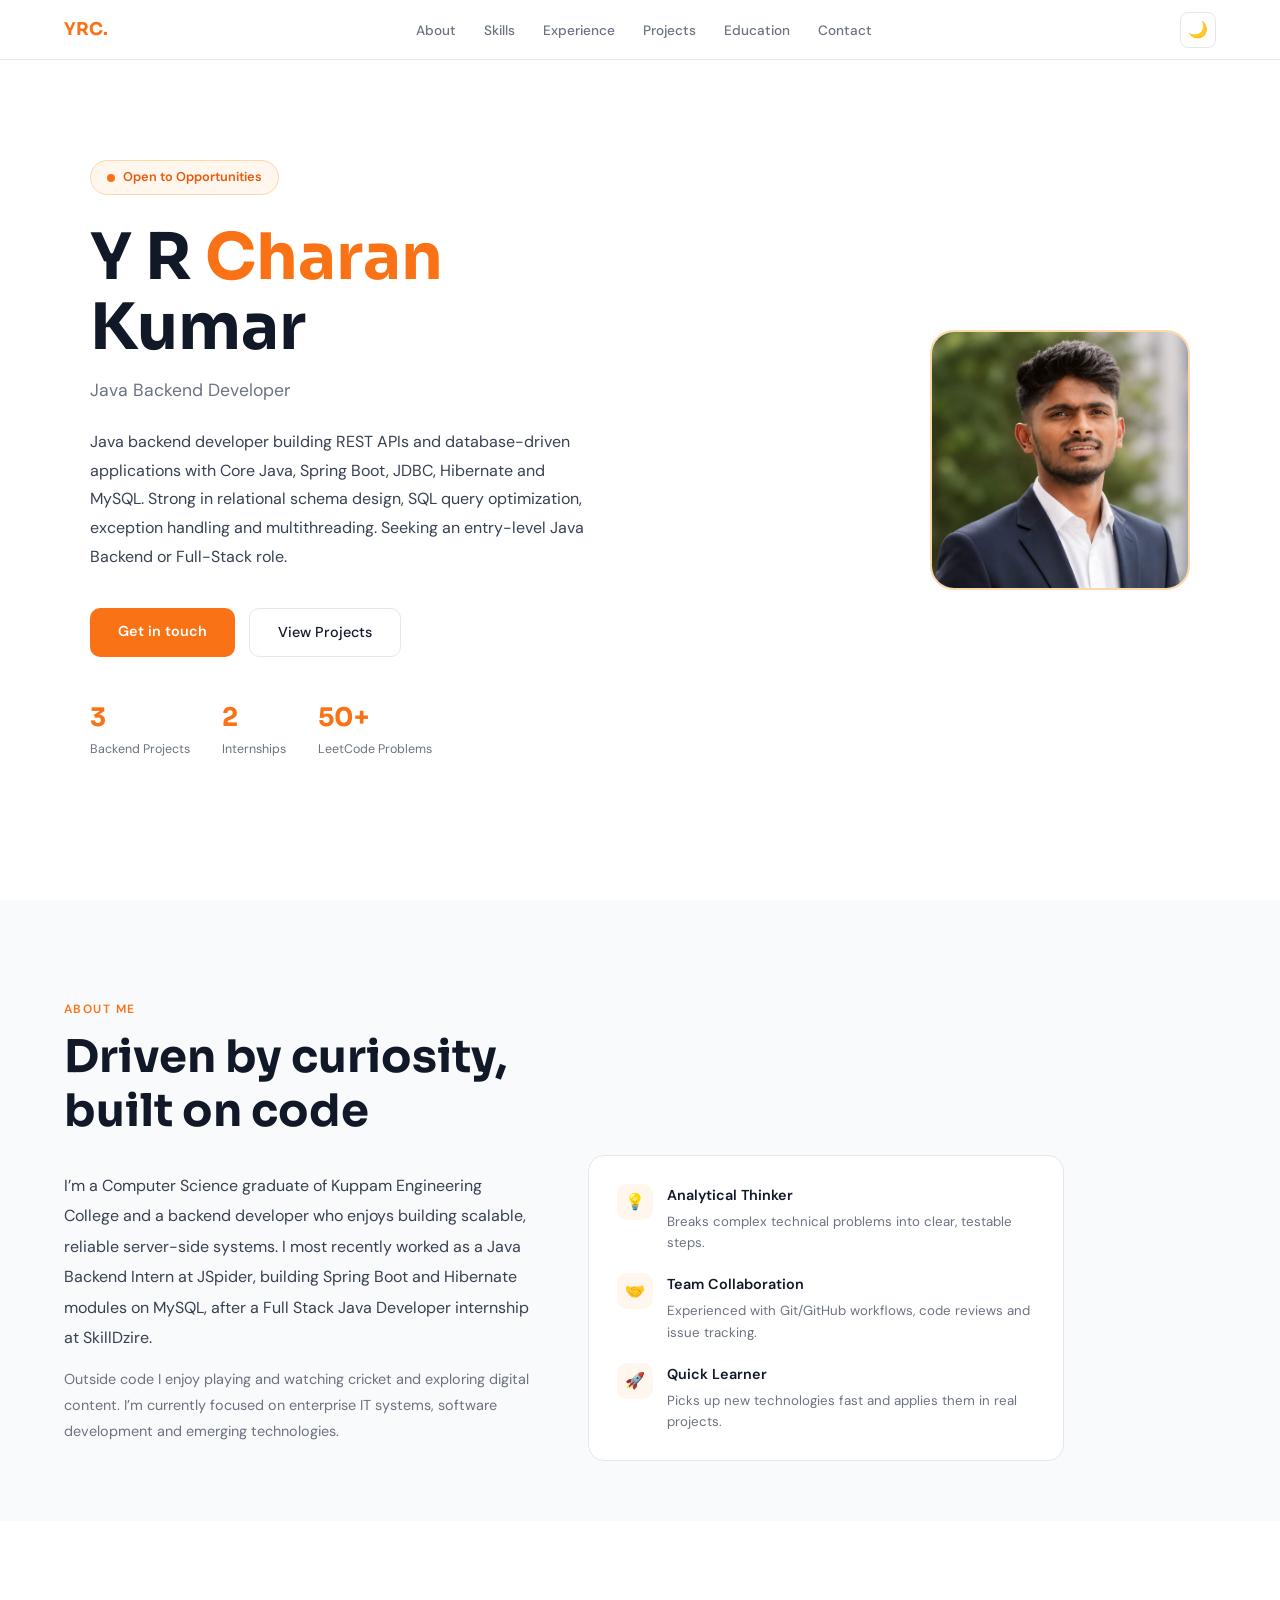
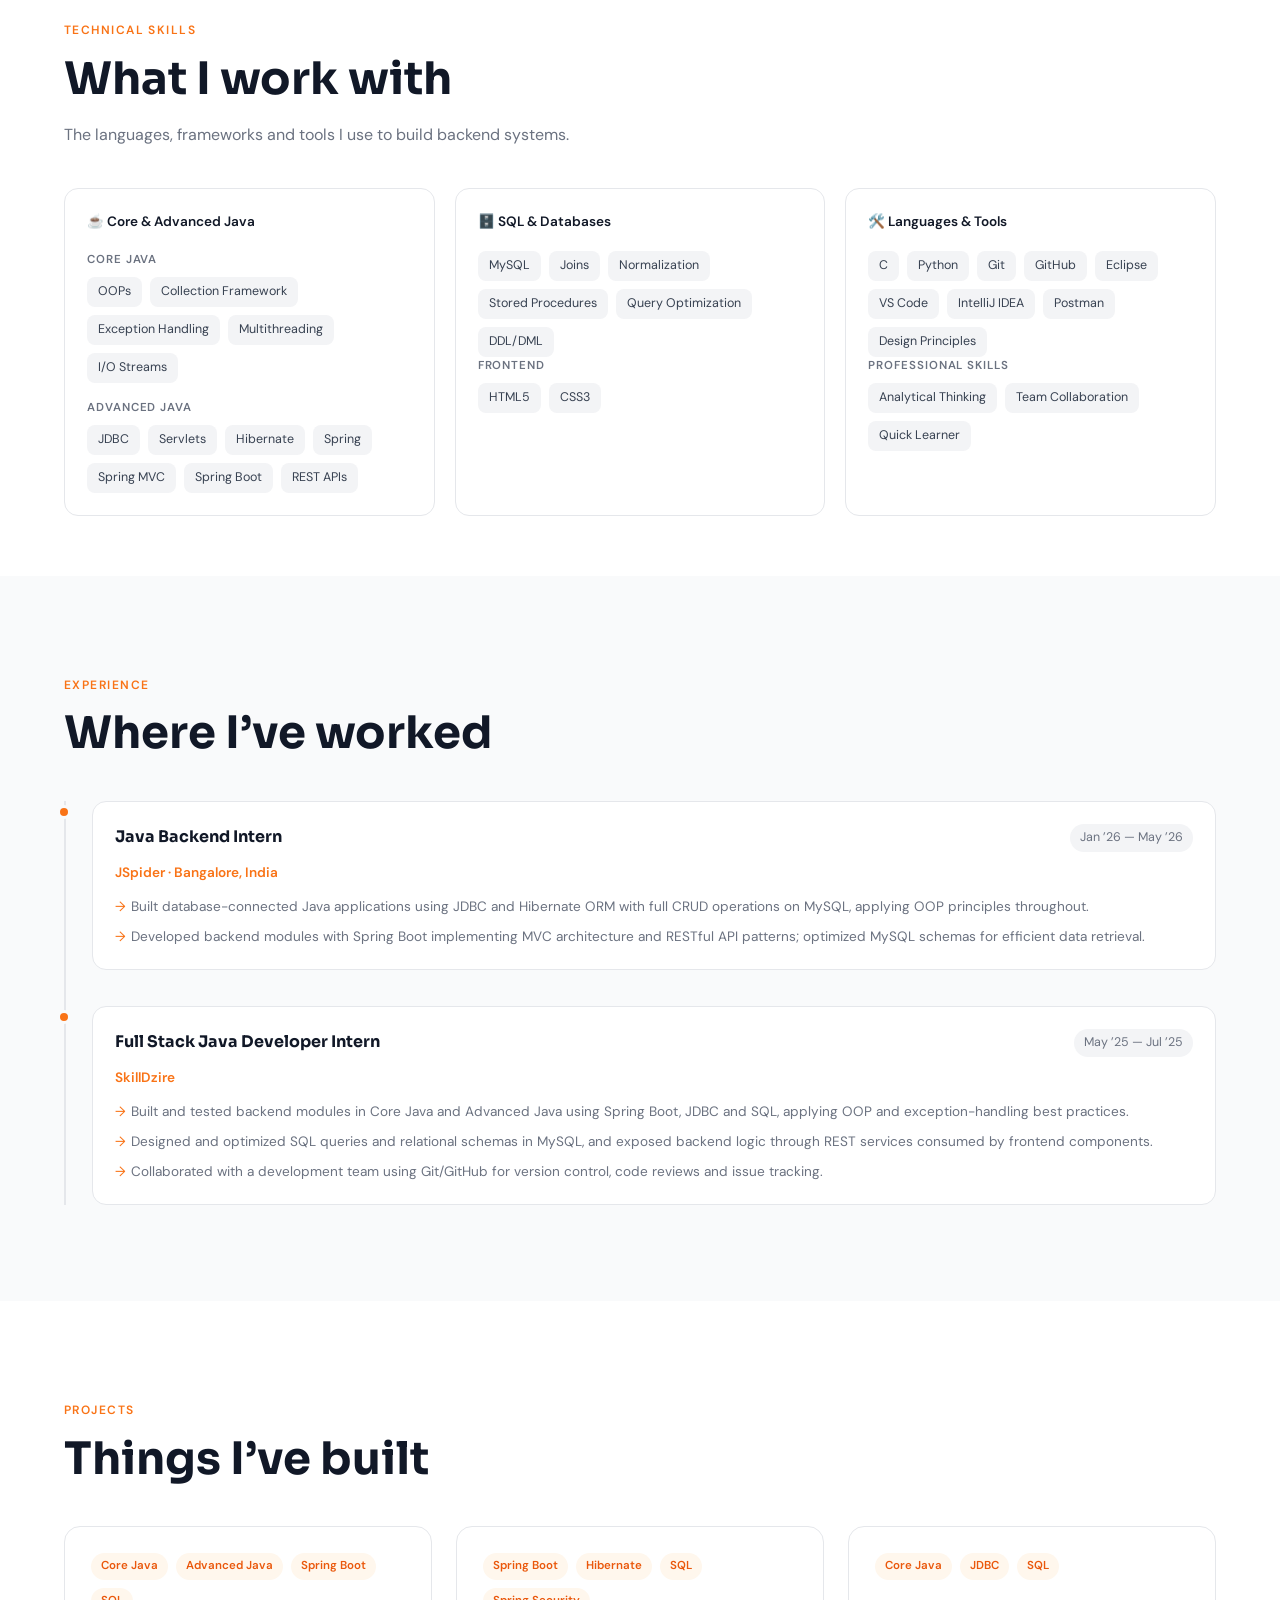
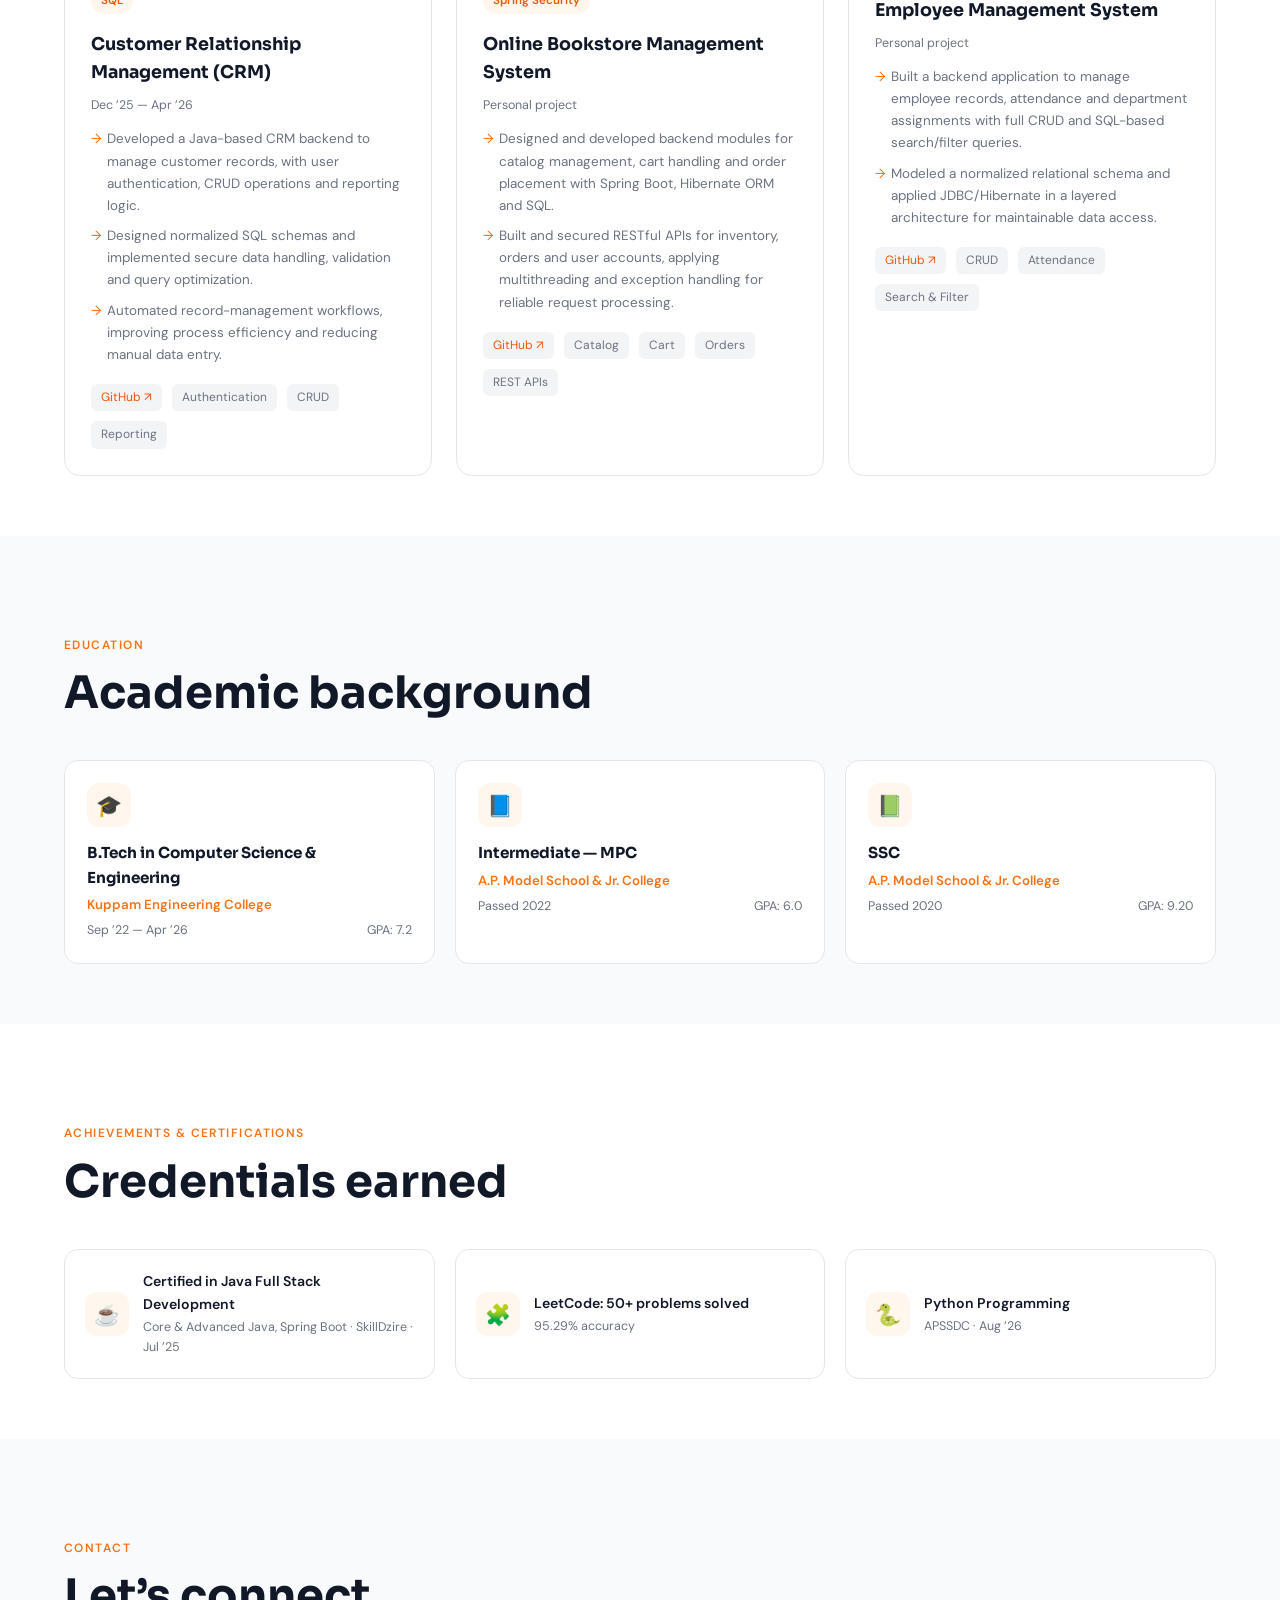
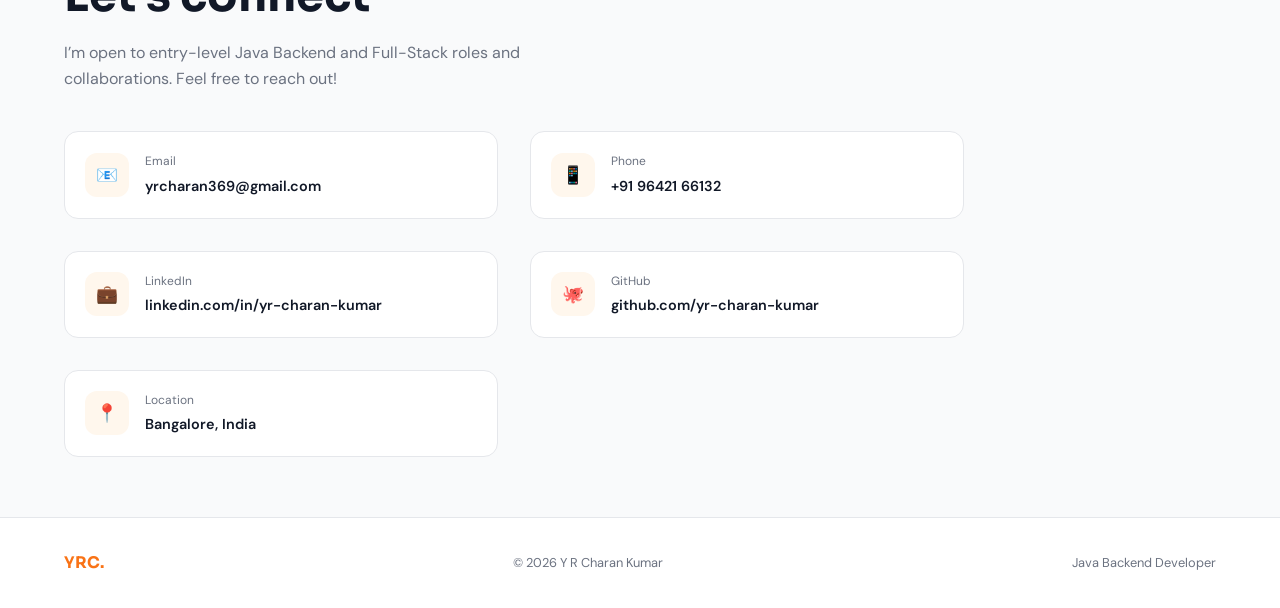
<file: index.html>
<!DOCTYPE html>
<html lang="en">
<head>
<meta charset="UTF-8" />
<meta name="viewport" content="width=device-width, initial-scale=1, viewport-fit=cover"/>
<title>Y R Charan Kumar | Java Backend Developer</title>
<link href="https://fonts.googleapis.com/css2?family=Sora:wght@300;400;600;700&family=DM+Sans:wght@300;400;500;600&display=swap" rel="stylesheet"/>
<style>
*{margin:0;padding:0;box-sizing:border-box;}
:root{
--orange:#F97316;--orange-dark:#EA580C;--orange-light:#FED7AA;--orange-pale:#FFF7ED;
--bg:#ffffff;--bg2:#F9FAFB;--bg3:#F3F4F6;
--text:#111827;--text2:#374151;--text3:#6B7280;
--border:#E5E7EB;--card:#ffffff;
--font:'Sora',sans-serif;--body:'DM Sans',sans-serif;
}
[data-theme="dark"]{
--bg:#0F0F0F;--bg2:#1A1A1A;--bg3:#242424;
--text:#F9FAFB;--text2:#D1D5DB;--text3:#9CA3AF;
--border:#2D2D2D;--card:#1A1A1A;
--orange-pale:#1C1208;
}
html{scroll-behavior:smooth;}
body{font-family:var(--body);background:var(--bg);color:var(--text);transition:background .3s,color .3s;line-height:1.6;}

nav{position:fixed;top:0;left:0;right:0;z-index:100;background:var(--bg);border-bottom:1px solid var(--border);backdrop-filter:blur(12px);display:flex;align-items:center;justify-content:space-between;padding:0 5%;height:60px;transition:background .3s;}
.logo{font-family:var(--font);font-weight:700;font-size:1.1rem;color:var(--orange);}
.nav-links{display:flex;gap:28px;list-style:none;}
.nav-links a{text-decoration:none;font-size:.85rem;color:var(--text3);font-weight:500;transition:color .2s;}
.nav-links a:hover{color:var(--orange);}
.nav-right{display:flex;align-items:center;gap:12px;}
.theme-btn{background:none;border:1.5px solid var(--border);border-radius:8px;width:36px;height:36px;cursor:pointer;color:var(--text);font-size:1rem;display:flex;align-items:center;justify-content:center;transition:border-color .2s;}
.theme-btn:hover{border-color:var(--orange);}

section{padding:100px 5% 60px;}
.section-label{font-size:.75rem;font-weight:600;letter-spacing:.12em;text-transform:uppercase;color:var(--orange);margin-bottom:12px;}
.section-title{font-family:var(--font);font-size:clamp(1.8rem,4vw,2.8rem);font-weight:700;color:var(--text);line-height:1.2;margin-bottom:16px;}
.section-sub{font-size:1rem;color:var(--text3);max-width:560px;}

/* Hero */
#hero{min-height:100vh;display:flex;align-items:center;background:var(--bg);padding-top:80px;}
.hero-inner{max-width:1100px;margin:0 auto;width:100%;display:flex;align-items:center;justify-content:space-between;gap:48px;flex-wrap:wrap;}
.hero-text{flex:1;min-width:280px;}
.hero-badge{display:inline-flex;align-items:center;gap:8px;background:var(--orange-pale);color:var(--orange-dark);border:1px solid var(--orange-light);border-radius:100px;padding:6px 16px;font-size:.8rem;font-weight:600;margin-bottom:28px;}
.hero-badge span{width:8px;height:8px;border-radius:50%;background:var(--orange);display:inline-block;animation:pulse 1.8s infinite;}
@keyframes pulse{0%,100%{opacity:1;transform:scale(1);}50%{opacity:.5;transform:scale(1.3);}}
.hero-name{font-family:var(--font);font-size:clamp(2.4rem,6vw,4rem);font-weight:700;line-height:1.1;margin-bottom:12px;}
.hero-name span{color:var(--orange);}
.hero-role{font-size:1.1rem;color:var(--text3);margin-bottom:24px;font-weight:400;}
.hero-desc{font-size:1rem;color:var(--text2);max-width:500px;line-height:1.8;margin-bottom:36px;}
.btn-row{display:flex;gap:14px;flex-wrap:wrap;}
.btn-primary{background:var(--orange);color:#fff;border:none;padding:12px 28px;border-radius:10px;font-size:.9rem;font-weight:600;cursor:pointer;font-family:var(--body);text-decoration:none;display:inline-block;transition:background .2s,transform .15s;}
.btn-primary:hover{background:var(--orange-dark);transform:translateY(-1px);}
.btn-outline{background:transparent;color:var(--text);border:1.5px solid var(--border);padding:12px 28px;border-radius:10px;font-size:.9rem;font-weight:500;cursor:pointer;font-family:var(--body);text-decoration:none;display:inline-block;transition:border-color .2s,color .2s;}
.btn-outline:hover{border-color:var(--orange);color:var(--orange);}
.hero-avatar{width:260px;height:260px;border-radius:24px;background:linear-gradient(135deg,var(--orange-pale),var(--bg3));border:2px solid var(--orange-light);display:flex;align-items:center;justify-content:center;font-family:var(--font);font-size:5rem;font-weight:700;color:var(--orange);flex-shrink:0;position:relative;overflow:hidden;}
.hero-avatar img{width:100%;height:100%;object-fit:cover;object-position:center 15%;display:block;}
.hero-avatar::after{content:'';position:absolute;inset:0;background:radial-gradient(circle at 70% 30%,rgba(249,115,22,.08),transparent 60%);}

/* Stats row */
.stats-row{display:flex;gap:32px;margin-top:40px;flex-wrap:wrap;}
.stat{text-align:left;}
.stat-num{font-family:var(--font);font-size:1.6rem;font-weight:700;color:var(--orange);}
.stat-lbl{font-size:.78rem;color:var(--text3);margin-top:2px;}

/* About */
#about{background:var(--bg2);}
.about-grid{display:grid;grid-template-columns:1fr 1fr;gap:48px;align-items:center;max-width:1000px;}
.about-card{background:var(--card);border:1px solid var(--border);border-radius:16px;padding:28px;}
.about-item{display:flex;gap:14px;align-items:flex-start;margin-bottom:20px;}
.about-item:last-child{margin-bottom:0;}
.about-icon{width:36px;height:36px;border-radius:10px;background:var(--orange-pale);display:flex;align-items:center;justify-content:center;font-size:1rem;flex-shrink:0;}
.about-item h4{font-size:.9rem;font-weight:600;color:var(--text);margin-bottom:4px;}
.about-item p{font-size:.83rem;color:var(--text3);}

/* Skills */
#skills{background:var(--bg);}
.skills-grid{display:grid;grid-template-columns:repeat(auto-fit,minmax(260px,1fr));gap:20px;margin-top:40px;}
.skill-card{background:var(--card);border:1px solid var(--border);border-radius:14px;padding:22px;}
.skill-card h3{font-size:.85rem;font-weight:600;color:var(--text);margin-bottom:18px;display:flex;align-items:center;gap:8px;}
.skill-item{margin-bottom:14px;}
.skill-item:last-child{margin-bottom:0;}
.skill-row{display:flex;justify-content:space-between;align-items:center;margin-bottom:6px;}
.skill-name{font-size:.82rem;color:var(--text2);}
.skill-pct{font-size:.75rem;color:var(--orange);font-weight:600;}
.bar-bg{height:5px;background:var(--bg3);border-radius:99px;overflow:hidden;}
.bar-fill{height:100%;background:var(--orange);border-radius:99px;width:0%;transition:width 1.2s cubic-bezier(.4,0,.2,1);}

/* Experience */
#experience{background:var(--bg2);}
.timeline{position:relative;padding-left:28px;margin-top:40px;}
.timeline::before{content:'';position:absolute;left:0;top:0;bottom:0;width:2px;background:var(--border);}
.tl-item{position:relative;margin-bottom:36px;}
.tl-dot{position:absolute;left:-35px;top:4px;width:14px;height:14px;border-radius:50%;background:var(--orange);border:3px solid var(--bg2);}
.tl-card{background:var(--card);border:1px solid var(--border);border-radius:14px;padding:22px;}
.tl-header{display:flex;justify-content:space-between;align-items:flex-start;flex-wrap:wrap;gap:8px;margin-bottom:10px;}
.tl-role{font-family:var(--font);font-size:1rem;font-weight:700;color:var(--text);}
.tl-date{font-size:.78rem;color:var(--text3);background:var(--bg3);padding:4px 10px;border-radius:99px;}
.tl-company{font-size:.85rem;color:var(--orange);font-weight:600;margin-bottom:12px;}
.tl-achievements{list-style:none;display:flex;flex-direction:column;gap:8px;}
.tl-achievements li{font-size:.85rem;color:var(--text3);padding-left:16px;position:relative;}
.tl-achievements li::before{content:'→';position:absolute;left:0;color:var(--orange);}

/* Projects */
#projects{background:var(--bg);}
.projects-grid{display:grid;grid-template-columns:repeat(auto-fit,minmax(300px,1fr));gap:24px;margin-top:40px;}
.proj-card{background:var(--card);border:1px solid var(--border);border-radius:16px;padding:26px;transition:border-color .2s,transform .2s;cursor:default;}
.proj-card:hover{border-color:var(--orange);transform:translateY(-4px);}
.proj-tag-row{display:flex;gap:8px;flex-wrap:wrap;margin-bottom:16px;}
.proj-tag{font-size:.72rem;font-weight:600;background:var(--orange-pale);color:var(--orange-dark);padding:4px 10px;border-radius:99px;}
.proj-title{font-family:var(--font);font-size:1.1rem;font-weight:700;color:var(--text);margin-bottom:10px;}
.proj-desc{font-size:.85rem;color:var(--text3);line-height:1.7;}
.proj-footer{margin-top:18px;display:flex;gap:10px;flex-wrap:wrap;}
.proj-chip{font-size:.75rem;color:var(--text3);background:var(--bg3);padding:4px 10px;border-radius:6px;}

/* Education */
#education{background:var(--bg2);}
.edu-grid{display:grid;grid-template-columns:repeat(auto-fit,minmax(280px,1fr));gap:20px;margin-top:40px;}
.edu-card{background:var(--card);border:1px solid var(--border);border-radius:14px;padding:22px;}
.edu-icon{width:44px;height:44px;border-radius:12px;background:var(--orange-pale);display:flex;align-items:center;justify-content:center;font-size:1.3rem;margin-bottom:14px;}
.edu-degree{font-family:var(--font);font-size:.95rem;font-weight:700;color:var(--text);margin-bottom:4px;}
.edu-school{font-size:.83rem;color:var(--orange);font-weight:600;margin-bottom:6px;}
.edu-meta{display:flex;justify-content:space-between;font-size:.78rem;color:var(--text3);}

/* Certifications */
#certifications{background:var(--bg);}
.cert-grid{display:grid;grid-template-columns:repeat(auto-fit,minmax(260px,1fr));gap:20px;margin-top:40px;}
.cert-card{background:var(--card);border:1px solid var(--border);border-radius:14px;padding:20px;display:flex;gap:14px;align-items:center;}
.cert-badge{width:44px;height:44px;border-radius:12px;background:var(--orange-pale);display:flex;align-items:center;justify-content:center;font-size:1.3rem;flex-shrink:0;}
.cert-title{font-size:.88rem;font-weight:600;color:var(--text);margin-bottom:3px;}
.cert-issuer{font-size:.78rem;color:var(--text3);}

/* Contact */
#contact{background:var(--bg2);}
.contact-grid{display:grid;grid-template-columns:1fr 1fr;gap:32px;margin-top:40px;max-width:900px;}
.contact-item{display:flex;align-items:center;gap:16px;background:var(--card);border:1px solid var(--border);border-radius:14px;padding:20px;}
.contact-icon{width:44px;height:44px;border-radius:12px;background:var(--orange-pale);display:flex;align-items:center;justify-content:center;font-size:1.1rem;flex-shrink:0;}
.contact-lbl{font-size:.75rem;color:var(--text3);margin-bottom:3px;}
.contact-val{font-size:.9rem;font-weight:600;color:var(--text);}

/* Footer */
footer{background:var(--bg);border-top:1px solid var(--border);padding:32px 5%;display:flex;justify-content:space-between;align-items:center;flex-wrap:wrap;gap:16px;}
.footer-brand{font-family:var(--font);font-weight:700;font-size:1rem;color:var(--orange);}
.footer-copy{font-size:.8rem;color:var(--text3);}

@media(max-width:768px){
.about-grid,.contact-grid{grid-template-columns:1fr;}
.nav-links{display:none;}
.hero-inner{justify-content:center;text-align:center;}
.hero-avatar{width:180px;height:180px;font-size:3rem;}
.stats-row{justify-content:center;}
}

/* additions */
:root{color-scheme:light;}
[data-theme="dark"]{color-scheme:dark;}
@media (prefers-color-scheme:dark){:root:not([data-theme="light"]){color-scheme:dark;--bg:#0F0F0F;--bg2:#1A1A1A;--bg3:#242424;--text:#F9FAFB;--text2:#D1D5DB;--text3:#9CA3AF;--border:#2D2D2D;--card:#1A1A1A;--orange-pale:#1C1208;}}
nav{top:0;padding-top:env(safe-area-inset-top,0px);height:calc(60px + env(safe-area-inset-top,0px));}
#hero{padding-top:calc(80px + env(safe-area-inset-top,0px));}
.chips{display:flex;flex-wrap:wrap;gap:8px;}
.chip{font-size:.78rem;background:var(--bg3);color:var(--text2);padding:5px 11px;border-radius:8px;}
.skill-card p.cat{font-size:.72rem;font-weight:600;letter-spacing:.08em;text-transform:uppercase;color:var(--text3);margin:16px 0 8px;}
.skill-card p.cat:first-of-type{margin-top:0;}
a.contact-item{text-decoration:none;color:inherit;transition:border-color .2s;}
a.contact-item:hover{border-color:var(--orange);}
.contact-val{word-break:break-word;}
.proj-card ul{list-style:none;display:flex;flex-direction:column;gap:8px;}
.proj-card li{font-size:.84rem;color:var(--text3);line-height:1.65;padding-left:16px;position:relative;}
.proj-card li::before{content:'\2192';position:absolute;left:0;color:var(--orange);}
.proj-sub{font-size:.78rem;color:var(--text3);margin-bottom:12px;}
body{padding-bottom:env(safe-area-inset-bottom,0px);}
</style>
</head>
<body>

<nav>
  <div class="logo">YRC.</div>
  <ul class="nav-links">
    <li><a href="#about">About</a></li>
    <li><a href="#skills">Skills</a></li>
    <li><a href="#experience">Experience</a></li>
    <li><a href="#projects">Projects</a></li>
    <li><a href="#education">Education</a></li>
    <li><a href="#contact">Contact</a></li>
  </ul>
  <div class="nav-right">
    <button class="theme-btn" onclick="toggleTheme()" id="themeBtn" aria-label="Toggle theme">🌙</button>
  </div>
</nav>

<section id="hero">
  <div class="hero-inner">
    <div class="hero-text">
      <div class="hero-badge"><span></span> Open to Opportunities</div>
      <h1 class="hero-name">Y R <span>Charan</span><br>Kumar</h1>
      <p class="hero-role">Java Backend Developer</p>
      <p class="hero-desc">Java backend developer building REST APIs and database-driven applications with Core Java, Spring Boot, JDBC, Hibernate and MySQL. Strong in relational schema design, SQL query optimization, exception handling and multithreading. Seeking an entry-level Java Backend or Full-Stack role.</p>
      <div class="btn-row">
        <a class="btn-primary" href="#contact">Get in touch</a>
        <a class="btn-outline" href="#projects">View Projects</a>
      </div>
      <div class="stats-row">
        <div class="stat"><div class="stat-num">3</div><div class="stat-lbl">Backend Projects</div></div>
        <div class="stat"><div class="stat-num">2</div><div class="stat-lbl">Internships</div></div>
        <div class="stat"><div class="stat-num">50+</div><div class="stat-lbl">LeetCode Problems</div></div>
      </div>
    </div>
    <div class="hero-avatar"><img src="[data-uri]" alt="Y R Charan Kumar"/></div>
  </div>
</section>

<section id="about">
  <div class="section-label">About me</div>
  <div class="section-title">Driven by curiosity,<br>built on code</div>
  <div class="about-grid">
    <div>
      <p style="color:var(--text2);font-size:1rem;line-height:1.9;margin-bottom:14px;">I’m a Computer Science graduate of Kuppam Engineering College and a backend developer who enjoys building scalable, reliable server-side systems. I most recently worked as a Java Backend Intern at JSpider, building Spring Boot and Hibernate modules on MySQL, after a Full Stack Java Developer internship at SkillDzire.</p>
      <p style="color:var(--text3);font-size:.9rem;line-height:1.8;">Outside code I enjoy playing and watching cricket and exploring digital content. I’m currently focused on enterprise IT systems, software development and emerging technologies.</p>
    </div>
    <div class="about-card">
      <div class="about-item">
        <div class="about-icon">💡</div>
        <div><h4>Analytical Thinker</h4><p>Breaks complex technical problems into clear, testable steps.</p></div>
      </div>
      <div class="about-item">
        <div class="about-icon">🤝</div>
        <div><h4>Team Collaboration</h4><p>Experienced with Git/GitHub workflows, code reviews and issue tracking.</p></div>
      </div>
      <div class="about-item">
        <div class="about-icon">🚀</div>
        <div><h4>Quick Learner</h4><p>Picks up new technologies fast and applies them in real projects.</p></div>
      </div>
    </div>
  </div>
</section>

<section id="skills">
  <div class="section-label">Technical skills</div>
  <div class="section-title">What I work with</div>
  <p class="section-sub">The languages, frameworks and tools I use to build backend systems.</p>
  <div class="skills-grid">
    <div class="skill-card">
      <h3>☕ Core &amp; Advanced Java</h3>
      <p class="cat">Core Java</p>
      <div class="chips"><span class="chip">OOPs</span><span class="chip">Collection Framework</span><span class="chip">Exception Handling</span><span class="chip">Multithreading</span><span class="chip">I/O Streams</span></div>
      <p class="cat">Advanced Java</p>
      <div class="chips"><span class="chip">JDBC</span><span class="chip">Servlets</span><span class="chip">Hibernate</span><span class="chip">Spring</span><span class="chip">Spring MVC</span><span class="chip">Spring Boot</span><span class="chip">REST APIs</span></div>
    </div>
    <div class="skill-card">
      <h3>🗄️ SQL &amp; Databases</h3>
      <div class="chips"><span class="chip">MySQL</span><span class="chip">Joins</span><span class="chip">Normalization</span><span class="chip">Stored Procedures</span><span class="chip">Query Optimization</span><span class="chip">DDL/DML</span></div>
      <p class="cat">Frontend</p>
      <div class="chips"><span class="chip">HTML5</span><span class="chip">CSS3</span></div>
    </div>
    <div class="skill-card">
      <h3>🛠️ Languages &amp; Tools</h3>
      <div class="chips"><span class="chip">C</span><span class="chip">Python</span><span class="chip">Git</span><span class="chip">GitHub</span><span class="chip">Eclipse</span><span class="chip">VS Code</span><span class="chip">IntelliJ IDEA</span><span class="chip">Postman</span><span class="chip">Design Principles</span></div>
      <p class="cat">Professional skills</p>
      <div class="chips"><span class="chip">Analytical Thinking</span><span class="chip">Team Collaboration</span><span class="chip">Quick Learner</span></div>
    </div>
  </div>
</section>

<section id="experience">
  <div class="section-label">Experience</div>
  <div class="section-title">Where I’ve worked</div>
  <div class="timeline">
    <div class="tl-item">
      <div class="tl-dot"></div>
      <div class="tl-card">
        <div class="tl-header">
          <div class="tl-role">Java Backend Intern</div>
          <div class="tl-date">Jan ’26 — May ’26</div>
        </div>
        <div class="tl-company">JSpider · Bangalore, India</div>
        <ul class="tl-achievements">
          <li>Built database-connected Java applications using JDBC and Hibernate ORM with full CRUD operations on MySQL, applying OOP principles throughout.</li>
          <li>Developed backend modules with Spring Boot implementing MVC architecture and RESTful API patterns; optimized MySQL schemas for efficient data retrieval.</li>
        </ul>
      </div>
    </div>
    <div class="tl-item">
      <div class="tl-dot"></div>
      <div class="tl-card">
        <div class="tl-header">
          <div class="tl-role">Full Stack Java Developer Intern</div>
          <div class="tl-date">May ’25 — Jul ’25</div>
        </div>
        <div class="tl-company">SkillDzire</div>
        <ul class="tl-achievements">
          <li>Built and tested backend modules in Core Java and Advanced Java using Spring Boot, JDBC and SQL, applying OOP and exception-handling best practices.</li>
          <li>Designed and optimized SQL queries and relational schemas in MySQL, and exposed backend logic through REST services consumed by frontend components.</li>
          <li>Collaborated with a development team using Git/GitHub for version control, code reviews and issue tracking.</li>
        </ul>
      </div>
    </div>
  </div>
</section>

<section id="projects">
  <div class="section-label">Projects</div>
  <div class="section-title">Things I’ve built</div>
  <div class="projects-grid">
    <div class="proj-card">
      <div class="proj-tag-row"><span class="proj-tag">Core Java</span><span class="proj-tag">Advanced Java</span><span class="proj-tag">Spring Boot</span><span class="proj-tag">SQL</span></div>
      <div class="proj-title">Customer Relationship Management (CRM)</div>
      <div class="proj-sub">Dec ’25 — Apr ’26</div>
      <ul>
        <li>Developed a Java-based CRM backend to manage customer records, with user authentication, CRUD operations and reporting logic.</li>
        <li>Designed normalized SQL schemas and implemented secure data handling, validation and query optimization.</li>
        <li>Automated record-management workflows, improving process efficiency and reducing manual data entry.</li>
      </ul>
      <div class="proj-footer"><a class="proj-chip" style="text-decoration:none;color:var(--orange-dark);" href="https://github.com/yr-charan-kumar" target="_blank" rel="noopener">GitHub ↗</a><span class="proj-chip">Authentication</span><span class="proj-chip">CRUD</span><span class="proj-chip">Reporting</span></div>
    </div>
    <div class="proj-card">
      <div class="proj-tag-row"><span class="proj-tag">Spring Boot</span><span class="proj-tag">Hibernate</span><span class="proj-tag">SQL</span><span class="proj-tag">Spring Security</span></div>
      <div class="proj-title">Online Bookstore Management System</div>
      <div class="proj-sub">Personal project</div>
      <ul>
        <li>Designed and developed backend modules for catalog management, cart handling and order placement with Spring Boot, Hibernate ORM and SQL.</li>
        <li>Built and secured RESTful APIs for inventory, orders and user accounts, applying multithreading and exception handling for reliable request processing.</li>
      </ul>
      <div class="proj-footer"><a class="proj-chip" style="text-decoration:none;color:var(--orange-dark);" href="https://github.com/yr-charan-kumar" target="_blank" rel="noopener">GitHub ↗</a><span class="proj-chip">Catalog</span><span class="proj-chip">Cart</span><span class="proj-chip">Orders</span><span class="proj-chip">REST APIs</span></div>
    </div>
    <div class="proj-card">
      <div class="proj-tag-row"><span class="proj-tag">Core Java</span><span class="proj-tag">JDBC</span><span class="proj-tag">SQL</span></div>
      <div class="proj-title">Employee Management System</div>
      <div class="proj-sub">Personal project</div>
      <ul>
        <li>Built a backend application to manage employee records, attendance and department assignments with full CRUD and SQL-based search/filter queries.</li>
        <li>Modeled a normalized relational schema and applied JDBC/Hibernate in a layered architecture for maintainable data access.</li>
      </ul>
      <div class="proj-footer"><a class="proj-chip" style="text-decoration:none;color:var(--orange-dark);" href="https://github.com/yr-charan-kumar" target="_blank" rel="noopener">GitHub ↗</a><span class="proj-chip">CRUD</span><span class="proj-chip">Attendance</span><span class="proj-chip">Search &amp; Filter</span></div>
    </div>
  </div>
</section>

<section id="education">
  <div class="section-label">Education</div>
  <div class="section-title">Academic background</div>
  <div class="edu-grid">
    <div class="edu-card">
      <div class="edu-icon">🎓</div>
      <div class="edu-degree">B.Tech in Computer Science &amp; Engineering</div>
      <div class="edu-school">Kuppam Engineering College</div>
      <div class="edu-meta"><span>Sep ’22 — Apr ’26</span><span>GPA: 7.2</span></div>
    </div>
    <div class="edu-card">
      <div class="edu-icon">📘</div>
      <div class="edu-degree">Intermediate — MPC</div>
      <div class="edu-school">A.P. Model School &amp; Jr. College</div>
      <div class="edu-meta"><span>Passed 2022</span><span>GPA: 6.0</span></div>
    </div>
    <div class="edu-card">
      <div class="edu-icon">📗</div>
      <div class="edu-degree">SSC</div>
      <div class="edu-school">A.P. Model School &amp; Jr. College</div>
      <div class="edu-meta"><span>Passed 2020</span><span>GPA: 9.20</span></div>
    </div>
  </div>
</section>

<section id="certifications">
  <div class="section-label">Achievements &amp; Certifications</div>
  <div class="section-title">Credentials earned</div>
  <div class="cert-grid">
    <div class="cert-card">
      <div class="cert-badge">☕</div>
      <div><div class="cert-title">Certified in Java Full Stack Development</div><div class="cert-issuer">Core &amp; Advanced Java, Spring Boot · SkillDzire · Jul ’25</div></div>
    </div>
    <div class="cert-card">
      <div class="cert-badge">🧩</div>
      <div><div class="cert-title">LeetCode: 50+ problems solved</div><div class="cert-issuer">95.29% accuracy</div></div>
    </div>
    <div class="cert-card">
      <div class="cert-badge">🐍</div>
      <div><div class="cert-title">Python Programming</div><div class="cert-issuer">APSSDC · Aug ’26</div></div>
    </div>
  </div>
</section>

<section id="contact">
  <div class="section-label">Contact</div>
  <div class="section-title">Let’s connect</div>
  <p class="section-sub">I’m open to entry-level Java Backend and Full-Stack roles and collaborations. Feel free to reach out!</p>
  <div class="contact-grid">
    <a class="contact-item" href="mailto:yrcharan369@gmail.com">
      <div class="contact-icon">📧</div>
      <div><div class="contact-lbl">Email</div><div class="contact-val">yrcharan369@gmail.com</div></div>
    </a>
    <a class="contact-item" href="tel:+919642166132">
      <div class="contact-icon">📱</div>
      <div><div class="contact-lbl">Phone</div><div class="contact-val">+91 96421 66132</div></div>
    </a>
    <a class="contact-item" href="https://www.linkedin.com/in/yr-charan-kumar" target="_blank" rel="noopener">
      <div class="contact-icon">💼</div>
      <div><div class="contact-lbl">LinkedIn</div><div class="contact-val">linkedin.com/in/yr-charan-kumar</div></div>
    </a>
    <a class="contact-item" href="https://github.com/yr-charan-kumar" target="_blank" rel="noopener">
      <div class="contact-icon">🐙</div>
      <div><div class="contact-lbl">GitHub</div><div class="contact-val">github.com/yr-charan-kumar</div></div>
    </a>
    <div class="contact-item">
      <div class="contact-icon">📍</div>
      <div><div class="contact-lbl">Location</div><div class="contact-val">Bangalore, India</div></div>
    </div>
  </div>
</section>

<footer>
  <div class="footer-brand">YRC.</div>
  <div class="footer-copy">© 2026 Y R Charan Kumar</div>
  <div style="font-size:.8rem;color:var(--text3);">Java Backend Developer</div>
</footer>

<script>
function isDark(){
  var t=document.documentElement.getAttribute('data-theme');
  if(t) return t==='dark';
  return window.matchMedia && window.matchMedia('(prefers-color-scheme: dark)').matches;
}
function syncBtn(){ document.getElementById('themeBtn').textContent = isDark() ? '☀️' : '🌙'; }
function toggleTheme(){
  document.documentElement.setAttribute('data-theme', isDark() ? 'light' : 'dark');
  syncBtn();
}
syncBtn();
</script>
</body>
</html>
</file>
